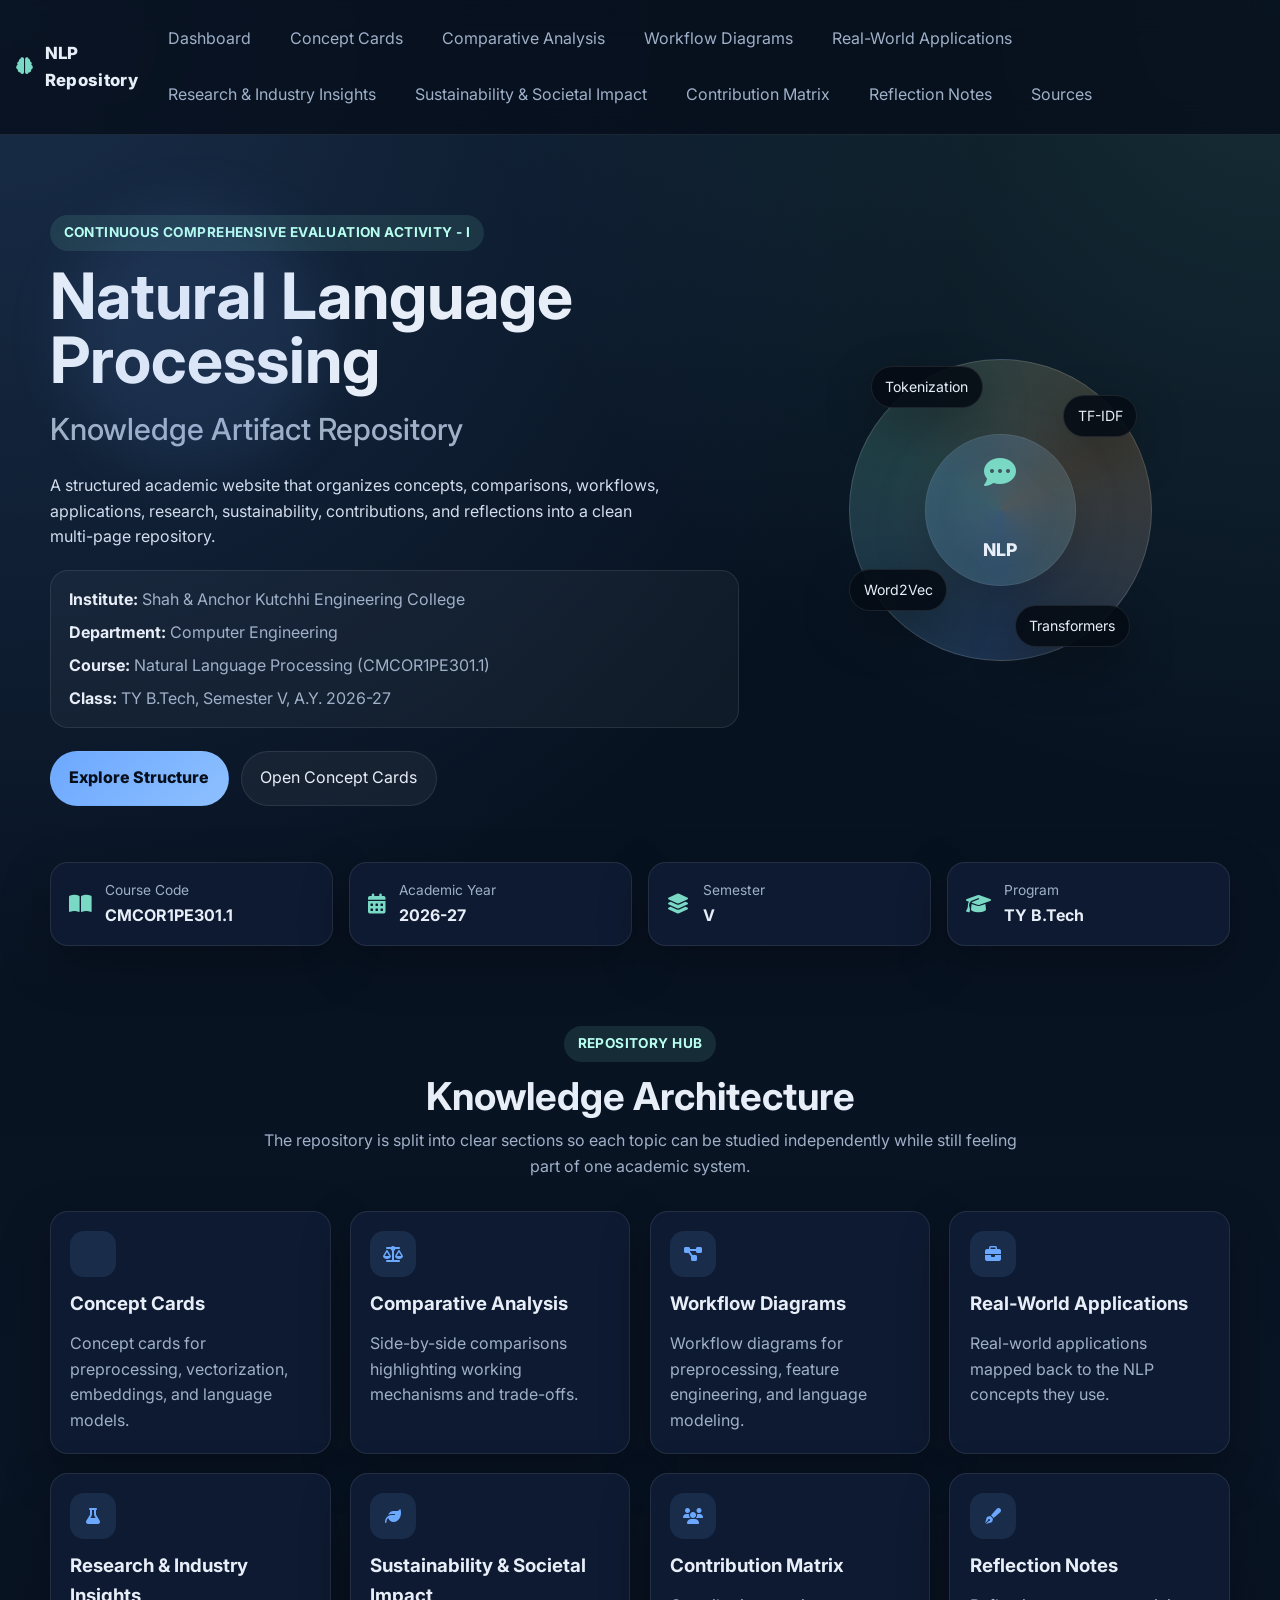
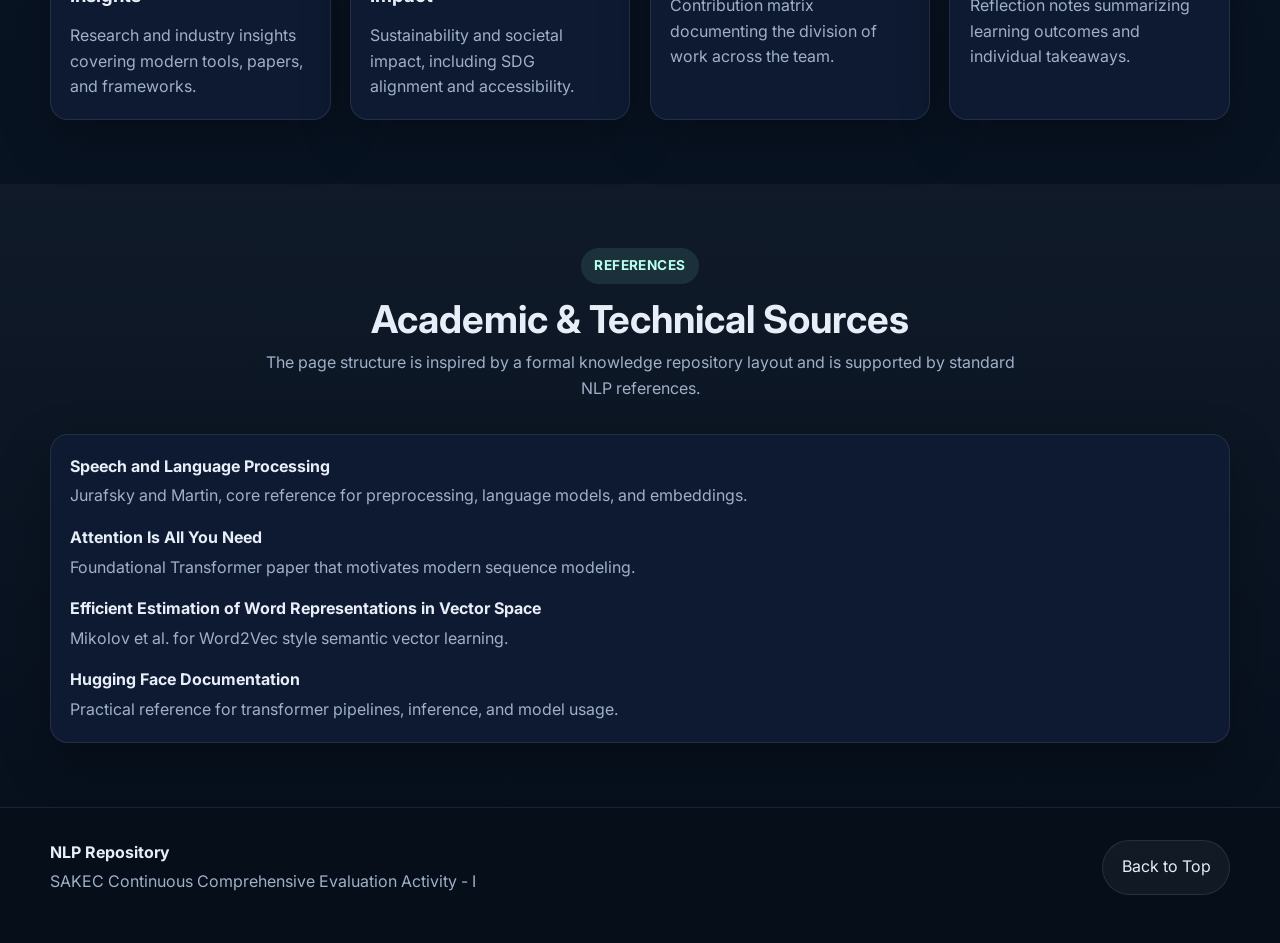
<file: index.html>
<!DOCTYPE html>
<html lang="en">
<head>
    <meta charset="UTF-8">
    <meta name="viewport" content="width=device-width, initial-scale=1.0">
    <meta name="description" content="Natural Language Processing knowledge artifact repository">
    <title>NLP Knowledge Artifact Repository | SAKEC</title>
    <link rel="preconnect" href="https://fonts.googleapis.com">
    <link rel="preconnect" href="https://fonts.gstatic.com" crossorigin>
    <link href="https://fonts.googleapis.com/css2?family=Inter:wght@300;400;500;600;700;800&family=Fira+Code:wght@400;500&display=swap" rel="stylesheet">
    <link rel="stylesheet" href="https://cdnjs.cloudflare.com/ajax/libs/font-awesome/6.5.1/css/all.min.css">
    <link rel="stylesheet" href="css/common.css">
</head>
<body>
    <nav class="navbar">
        <a class="nav-brand" href="index.html"><i class="fa-solid fa-brain"></i><span>NLP Repository</span></a>
        <button class="hamburger" type="button" aria-label="Toggle navigation" onclick="toggleNav()"><span></span><span></span><span></span></button>
        <ul class="nav-links" id="navLinks">
            <li><a href="#dashboard">Dashboard</a></li>
            <li><a href="pages/section_a.html">Concept Cards</a></li>
            <li><a href="pages/section_b.html">Comparative Analysis</a></li>
            <li><a href="pages/section_c.html">Workflow Diagrams</a></li>
            <li><a href="pages/section_d.html">Real-World Applications</a></li>
            <li><a href="pages/section_e.html">Research &amp; Industry Insights</a></li>
            <li><a href="pages/section_f.html">Sustainability &amp; Societal Impact</a></li>
            <li><a href="pages/section_g.html">Contribution Matrix</a></li>
            <li><a href="pages/section_h.html">Reflection Notes</a></li>
            <li><a href="#sources">Sources</a></li>
        </ul>
    </nav>

    <header class="hero">
        <div class="container hero-grid">
            <div class="hero-copy">
                <div class="badge">Continuous Comprehensive Evaluation Activity - I</div>
                <h1>Natural Language Processing</h1>
                <h2>Knowledge Artifact Repository</h2>
                <p class="hero-lead">A structured academic website that organizes concepts, comparisons, workflows, applications, research, sustainability, contributions, and reflections into a clean multi-page repository.</p>
                <div class="hero-meta">
                    <div><strong>Institute:</strong> Shah & Anchor Kutchhi Engineering College</div>
                    <div><strong>Department:</strong> Computer Engineering</div>
                    <div><strong>Course:</strong> Natural Language Processing (CMCOR1PE301.1)</div>
                    <div><strong>Class:</strong> TY B.Tech, Semester V, A.Y. 2026-27</div>
                </div>
                <div class="hero-actions">
                    <a class="btn-primary" href="#dashboard">Explore Structure</a>
                    <a class="btn-secondary" href="pages/section_a.html">Open Concept Cards</a>
                </div>
            </div>
            <div class="hero-visual">
                <div class="orbital-card">
                    <div class="orbital-ring"></div>
                    <div class="orbital-core"><i class="fa-solid fa-comment-dots"></i><span>NLP</span></div>
                    <span class="orbital-item item-1">Tokenization</span>
                    <span class="orbital-item item-2">TF-IDF</span>
                    <span class="orbital-item item-3">Word2Vec</span>
                    <span class="orbital-item item-4">Transformers</span>
                </div>
            </div>
        </div>
    </header>

    <section class="course-strip">
        <div class="container course-grid">
            <article class="stat-card"><i class="fa-solid fa-book-open"></i><div><span>Course Code</span><strong>CMCOR1PE301.1</strong></div></article>
            <article class="stat-card"><i class="fa-solid fa-calendar-days"></i><div><span>Academic Year</span><strong>2026-27</strong></div></article>
            <article class="stat-card"><i class="fa-solid fa-layer-group"></i><div><span>Semester</span><strong>V</strong></div></article>
            <article class="stat-card"><i class="fa-solid fa-graduation-cap"></i><div><span>Program</span><strong>TY B.Tech</strong></div></article>
        </div>
    </section>

    <section id="dashboard" class="section">
        <div class="container">
            <div class="section-header">
                <div class="section-label">Repository Hub</div>
                <h2 class="section-title">Knowledge Architecture</h2>
                <p class="section-desc">The repository is split into clear sections so each topic can be studied independently while still feeling part of one academic system.</p>
            </div>
            <div class="dashboard-grid">
                <a class="dashboard-card" href="pages/section_a.html"><span class="dashboard-icon"><i class="fa-solid fa-cards-blank"></i></span><h3>Concept Cards</h3><p>Concept cards for preprocessing, vectorization, embeddings, and language models.</p></a>
                <a class="dashboard-card" href="pages/section_b.html"><span class="dashboard-icon"><i class="fa-solid fa-scale-balanced"></i></span><h3>Comparative Analysis</h3><p>Side-by-side comparisons highlighting working mechanisms and trade-offs.</p></a>
                <a class="dashboard-card" href="pages/section_c.html"><span class="dashboard-icon"><i class="fa-solid fa-diagram-project"></i></span><h3>Workflow Diagrams</h3><p>Workflow diagrams for preprocessing, feature engineering, and language modeling.</p></a>
                <a class="dashboard-card" href="pages/section_d.html"><span class="dashboard-icon"><i class="fa-solid fa-briefcase"></i></span><h3>Real-World Applications</h3><p>Real-world applications mapped back to the NLP concepts they use.</p></a>
                <a class="dashboard-card" href="pages/section_e.html"><span class="dashboard-icon"><i class="fa-solid fa-flask"></i></span><h3>Research &amp; Industry Insights</h3><p>Research and industry insights covering modern tools, papers, and frameworks.</p></a>
                <a class="dashboard-card" href="pages/section_f.html"><span class="dashboard-icon"><i class="fa-solid fa-leaf"></i></span><h3>Sustainability &amp; Societal Impact</h3><p>Sustainability and societal impact, including SDG alignment and accessibility.</p></a>
                <a class="dashboard-card" href="pages/section_g.html"><span class="dashboard-icon"><i class="fa-solid fa-users"></i></span><h3>Contribution Matrix</h3><p>Contribution matrix documenting the division of work across the team.</p></a>
                <a class="dashboard-card" href="pages/section_h.html"><span class="dashboard-icon"><i class="fa-solid fa-pen-fancy"></i></span><h3>Reflection Notes</h3><p>Reflection notes summarizing learning outcomes and individual takeaways.</p></a>
            </div>
        </div>
    </section>

    <section id="sources" class="section section-alt">
        <div class="container">
            <div class="section-header">
                <div class="section-label">References</div>
                <h2 class="section-title">Academic & Technical Sources</h2>
                <p class="section-desc">The page structure is inspired by a formal knowledge repository layout and is supported by standard NLP references.</p>
            </div>
            <div class="source-list card">
                <div class="source-item"><strong>Speech and Language Processing</strong><span>Jurafsky and Martin, core reference for preprocessing, language models, and embeddings.</span></div>
                <div class="source-item"><strong>Attention Is All You Need</strong><span>Foundational Transformer paper that motivates modern sequence modeling.</span></div>
                <div class="source-item"><strong>Efficient Estimation of Word Representations in Vector Space</strong><span>Mikolov et al. for Word2Vec style semantic vector learning.</span></div>
                <div class="source-item"><strong>Hugging Face Documentation</strong><span>Practical reference for transformer pipelines, inference, and model usage.</span></div>
            </div>
        </div>
    </section>

    <footer class="footer">
        <div class="container footer-inner">
            <div><strong>NLP Repository</strong><p>SAKEC Continuous Comprehensive Evaluation Activity - I</p></div>
            <a class="btn-secondary" href="#dashboard">Back to Top</a>
        </div>
    </footer>

    <button id="scrollTop" class="scroll-top" type="button" aria-label="Scroll to top" onclick="window.scrollTo({ top: 0, behavior: 'smooth' })"><i class="fa-solid fa-arrow-up"></i></button>
    <script src="js/script.js" defer></script>
</body>
</html>
</file>
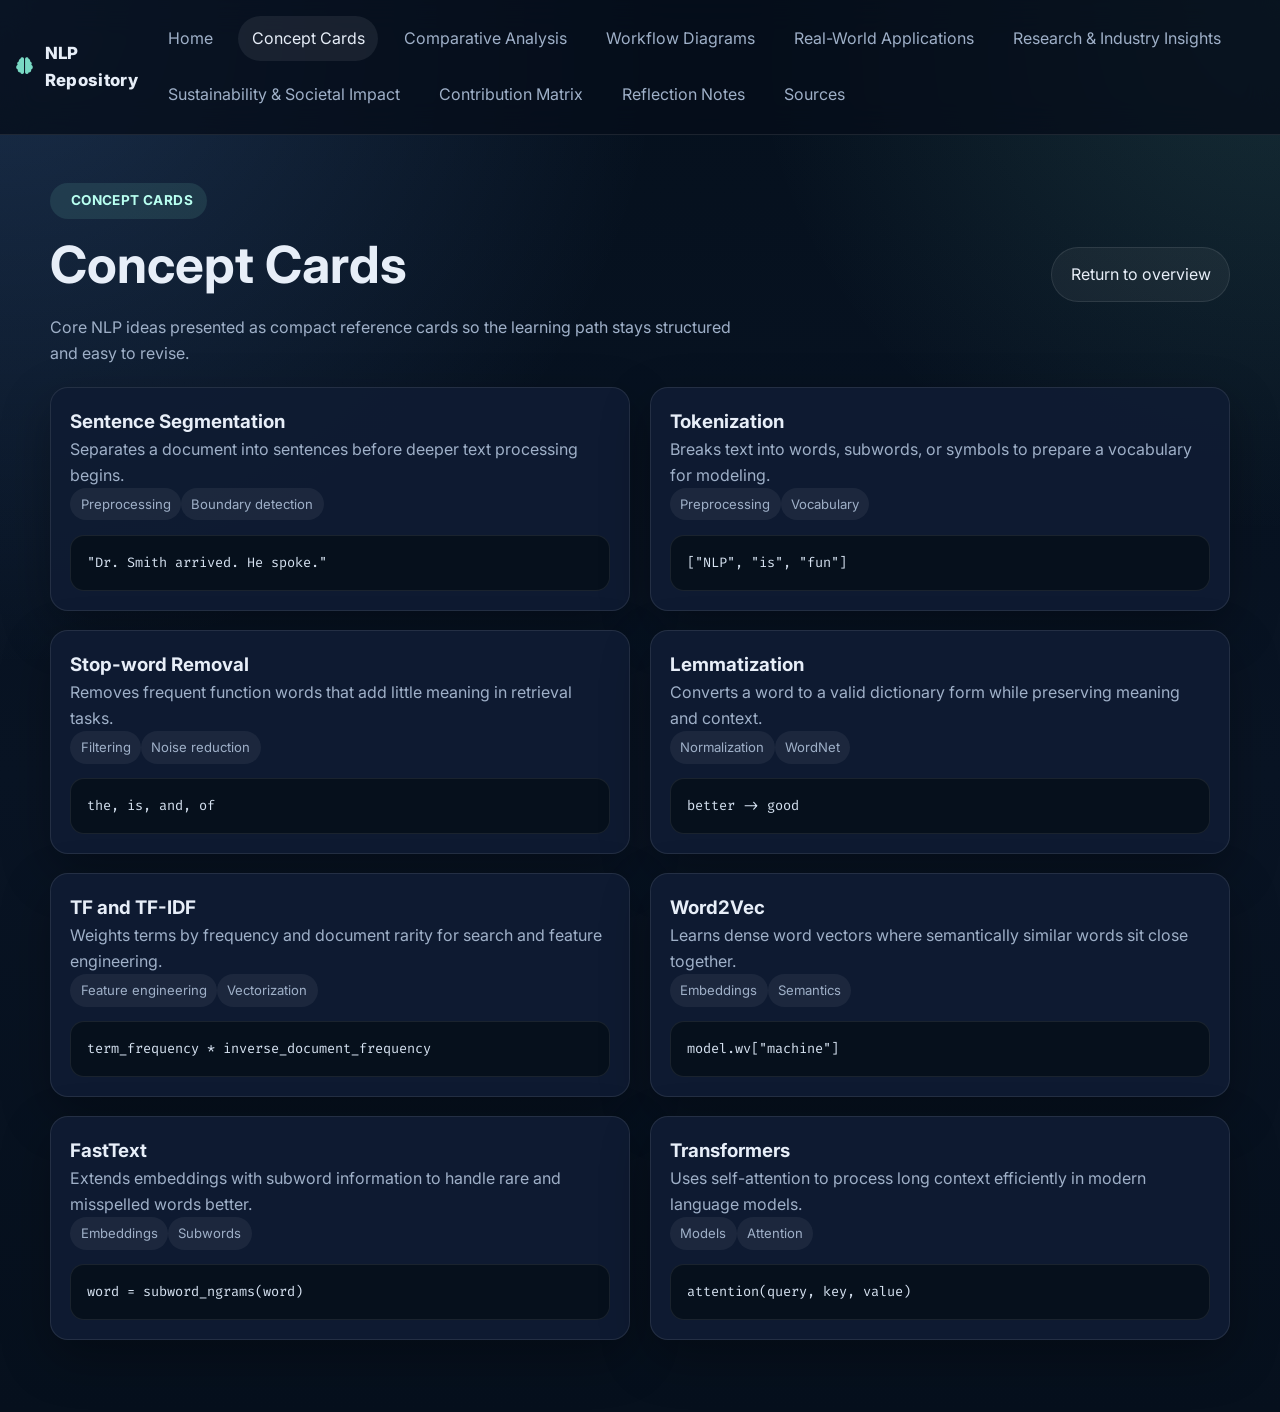
<file: pages/section_a.html>
<!DOCTYPE html>
<html lang="en">
<head>
    <meta charset="UTF-8">
    <meta name="viewport" content="width=device-width, initial-scale=1.0">
    <title>Concept Cards | NLP Repository</title>
    <link rel="preconnect" href="https://fonts.googleapis.com">
    <link rel="preconnect" href="https://fonts.gstatic.com" crossorigin>
    <link href="https://fonts.googleapis.com/css2?family=Inter:wght@300;400;500;600;700;800&family=Fira+Code:wght@400;500&display=swap" rel="stylesheet">
    <link rel="stylesheet" href="https://cdnjs.cloudflare.com/ajax/libs/font-awesome/6.5.1/css/all.min.css">
    <link rel="stylesheet" href="../css/common.css">
</head>
<body>
    <nav class="navbar">
        <a class="nav-brand" href="../index.html"><i class="fa-solid fa-brain"></i><span>NLP Repository</span></a>
        <button class="hamburger" type="button" aria-label="Toggle navigation" onclick="toggleNav()"><span></span><span></span><span></span></button>
        <ul class="nav-links" id="navLinks">
            <li><a href="../index.html">Home</a></li>
            <li><a class="active" href="section_a.html">Concept Cards</a></li>
            <li><a href="section_b.html">Comparative Analysis</a></li>
            <li><a href="section_c.html">Workflow Diagrams</a></li>
            <li><a href="section_d.html">Real-World Applications</a></li>
            <li><a href="section_e.html">Research &amp; Industry Insights</a></li>
            <li><a href="section_f.html">Sustainability &amp; Societal Impact</a></li>
            <li><a href="section_g.html">Contribution Matrix</a></li>
            <li><a href="section_h.html">Reflection Notes</a></li>
            <li><a href="../index.html#sources">Sources</a></li>
        </ul>
    </nav>
    <main class="page-shell">
        <section class="page-hero">
            <div class="container">
                <div class="page-top">
                    <div>
                        <div class="section-label"><i class="fa-solid fa-cards-blank"></i> Concept Cards</div>
                        <h1>Concept Cards</h1>
                        <p>Core NLP ideas presented as compact reference cards so the learning path stays structured and easy to revise.</p>
                    </div>
                    <a class="back-link" href="../index.html">Return to overview</a>
                </div>
                <div class="section-grid concept-grid">
                    <article class="card">
                        <h3>Sentence Segmentation</h3>
                        <p>Separates a document into sentences before deeper text processing begins.</p>
                        <div class="meta"><span class="pill">Preprocessing</span><span class="pill">Boundary detection</span></div>
                        <div class="code-block">"Dr. Smith arrived. He spoke."</div>
                    </article>
                    <article class="card">
                        <h3>Tokenization</h3>
                        <p>Breaks text into words, subwords, or symbols to prepare a vocabulary for modeling.</p>
                        <div class="meta"><span class="pill">Preprocessing</span><span class="pill">Vocabulary</span></div>
                        <div class="code-block">["NLP", "is", "fun"]</div>
                    </article>
                    <article class="card">
                        <h3>Stop-word Removal</h3>
                        <p>Removes frequent function words that add little meaning in retrieval tasks.</p>
                        <div class="meta"><span class="pill">Filtering</span><span class="pill">Noise reduction</span></div>
                        <div class="code-block">the, is, and, of</div>
                    </article>
                    <article class="card">
                        <h3>Lemmatization</h3>
                        <p>Converts a word to a valid dictionary form while preserving meaning and context.</p>
                        <div class="meta"><span class="pill">Normalization</span><span class="pill">WordNet</span></div>
                        <div class="code-block">better -&gt; good</div>
                    </article>
                    <article class="card">
                        <h3>TF and TF-IDF</h3>
                        <p>Weights terms by frequency and document rarity for search and feature engineering.</p>
                        <div class="meta"><span class="pill">Feature engineering</span><span class="pill">Vectorization</span></div>
                        <div class="code-block">term_frequency * inverse_document_frequency</div>
                    </article>
                    <article class="card">
                        <h3>Word2Vec</h3>
                        <p>Learns dense word vectors where semantically similar words sit close together.</p>
                        <div class="meta"><span class="pill">Embeddings</span><span class="pill">Semantics</span></div>
                        <div class="code-block">model.wv["machine"]</div>
                    </article>
                    <article class="card">
                        <h3>FastText</h3>
                        <p>Extends embeddings with subword information to handle rare and misspelled words better.</p>
                        <div class="meta"><span class="pill">Embeddings</span><span class="pill">Subwords</span></div>
                        <div class="code-block">word = subword_ngrams(word)</div>
                    </article>
                    <article class="card">
                        <h3>Transformers</h3>
                        <p>Uses self-attention to process long context efficiently in modern language models.</p>
                        <div class="meta"><span class="pill">Models</span><span class="pill">Attention</span></div>
                        <div class="code-block">attention(query, key, value)</div>
                    </article>
                </div>
            </div>
        </section>
    </main>
    <button id="scrollTop" class="scroll-top" type="button" aria-label="Scroll to top" onclick="window.scrollTo({ top: 0, behavior: 'smooth' })"><i class="fa-solid fa-arrow-up"></i></button>
    <script src="../js/script.js" defer></script>
</body>
</html>
</file>
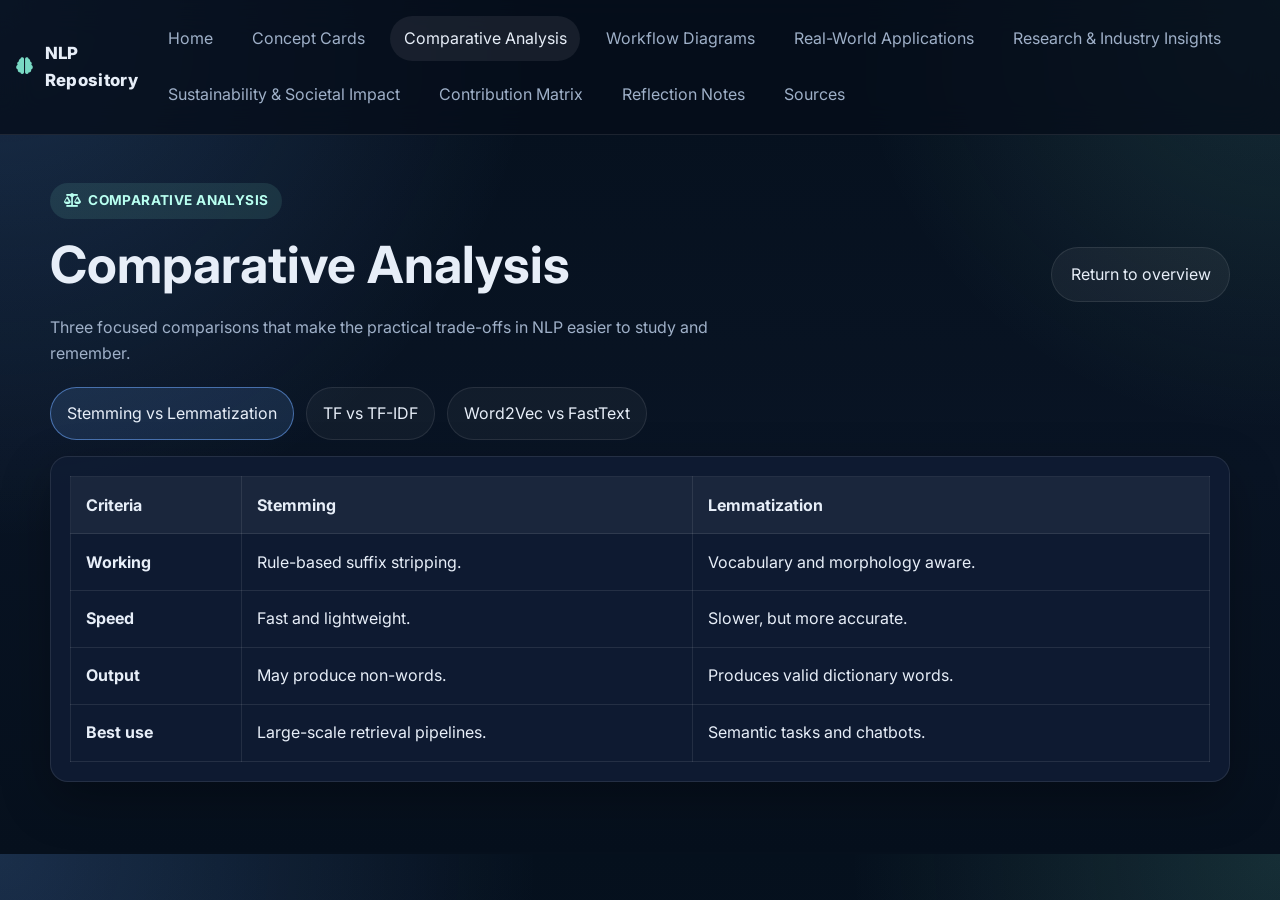
<file: pages/section_b.html>
<!DOCTYPE html>
<html lang="en">
<head>
    <meta charset="UTF-8">
    <meta name="viewport" content="width=device-width, initial-scale=1.0">
    <title>Comparative Analysis | NLP Repository</title>
    <link rel="preconnect" href="https://fonts.googleapis.com">
    <link rel="preconnect" href="https://fonts.gstatic.com" crossorigin>
    <link href="https://fonts.googleapis.com/css2?family=Inter:wght@300;400;500;600;700;800&family=Fira+Code:wght@400;500&display=swap" rel="stylesheet">
    <link rel="stylesheet" href="https://cdnjs.cloudflare.com/ajax/libs/font-awesome/6.5.1/css/all.min.css">
    <link rel="stylesheet" href="../css/common.css">
</head>
<body>
    <nav class="navbar">
        <a class="nav-brand" href="../index.html"><i class="fa-solid fa-brain"></i><span>NLP Repository</span></a>
        <button class="hamburger" type="button" aria-label="Toggle navigation" onclick="toggleNav()"><span></span><span></span><span></span></button>
        <ul class="nav-links" id="navLinks">
            <li><a href="../index.html">Home</a></li>
            <li><a href="section_a.html">Concept Cards</a></li>
            <li><a class="active" href="section_b.html">Comparative Analysis</a></li>
            <li><a href="section_c.html">Workflow Diagrams</a></li>
            <li><a href="section_d.html">Real-World Applications</a></li>
            <li><a href="section_e.html">Research &amp; Industry Insights</a></li>
            <li><a href="section_f.html">Sustainability &amp; Societal Impact</a></li>
            <li><a href="section_g.html">Contribution Matrix</a></li>
            <li><a href="section_h.html">Reflection Notes</a></li>
            <li><a href="../index.html#sources">Sources</a></li>
        </ul>
    </nav>
    <main class="page-shell">
        <section class="page-hero">
            <div class="container">
                <div class="page-top">
                    <div>
                        <div class="section-label"><i class="fa-solid fa-scale-balanced"></i> Comparative Analysis</div>
                        <h1>Comparative Analysis</h1>
                        <p>Three focused comparisons that make the practical trade-offs in NLP easier to study and remember.</p>
                    </div>
                    <a class="back-link" href="../index.html">Return to overview</a>
                </div>
                <div class="tab-nav">
                    <button class="tab-btn active" onclick="showTab('tab1', this)">Stemming vs Lemmatization</button>
                    <button class="tab-btn" onclick="showTab('tab2', this)">TF vs TF-IDF</button>
                    <button class="tab-btn" onclick="showTab('tab3', this)">Word2Vec vs FastText</button>
                </div>
                <div id="tab1" class="tab-panel active card">
                    <div class="comparison-wrap">
                        <table class="comparison-table">
                            <thead><tr><th>Criteria</th><th>Stemming</th><th>Lemmatization</th></tr></thead>
                            <tbody>
                                <tr><td><strong>Working</strong></td><td>Rule-based suffix stripping.</td><td>Vocabulary and morphology aware.</td></tr>
                                <tr><td><strong>Speed</strong></td><td>Fast and lightweight.</td><td>Slower, but more accurate.</td></tr>
                                <tr><td><strong>Output</strong></td><td>May produce non-words.</td><td>Produces valid dictionary words.</td></tr>
                                <tr><td><strong>Best use</strong></td><td>Large-scale retrieval pipelines.</td><td>Semantic tasks and chatbots.</td></tr>
                            </tbody>
                        </table>
                    </div>
                </div>
                <div id="tab2" class="tab-panel card">
                    <div class="comparison-wrap">
                        <table class="comparison-table">
                            <thead><tr><th>Criteria</th><th>TF</th><th>TF-IDF</th></tr></thead>
                            <tbody>
                                <tr><td><strong>Working</strong></td><td>Counts how often a term appears.</td><td>Balances frequency with rarity across documents.</td></tr>
                                <tr><td><strong>Strength</strong></td><td>Simple and direct.</td><td>Better highlights informative words.</td></tr>
                                <tr><td><strong>Weakness</strong></td><td>Common words can dominate.</td><td>Ignores deep semantics.</td></tr>
                                <tr><td><strong>Use case</strong></td><td>Frequency baselines.</td><td>Search engines and classic ML features.</td></tr>
                            </tbody>
                        </table>
                    </div>
                </div>
                <div id="tab3" class="tab-panel card">
                    <div class="comparison-wrap">
                        <table class="comparison-table">
                            <thead><tr><th>Criteria</th><th>Word2Vec</th><th>FastText</th></tr></thead>
                            <tbody>
                                <tr><td><strong>Representation</strong></td><td>One vector per word.</td><td>Combines word vectors with subword n-grams.</td></tr>
                                <tr><td><strong>Rare words</strong></td><td>Harder to learn well.</td><td>Handles unseen forms more gracefully.</td></tr>
                                <tr><td><strong>Semantic power</strong></td><td>Strong semantic structure.</td><td>Strong plus morphological robustness.</td></tr>
                                <tr><td><strong>Use case</strong></td><td>General embeddings.</td><td>Low-resource and noisy language data.</td></tr>
                            </tbody>
                        </table>
                    </div>
                </div>
            </div>
        </section>
    </main>
    <button id="scrollTop" class="scroll-top" type="button" aria-label="Scroll to top" onclick="window.scrollTo({ top: 0, behavior: 'smooth' })"><i class="fa-solid fa-arrow-up"></i></button>
    <script src="../js/script.js" defer></script>
</body>
</html>
</file>
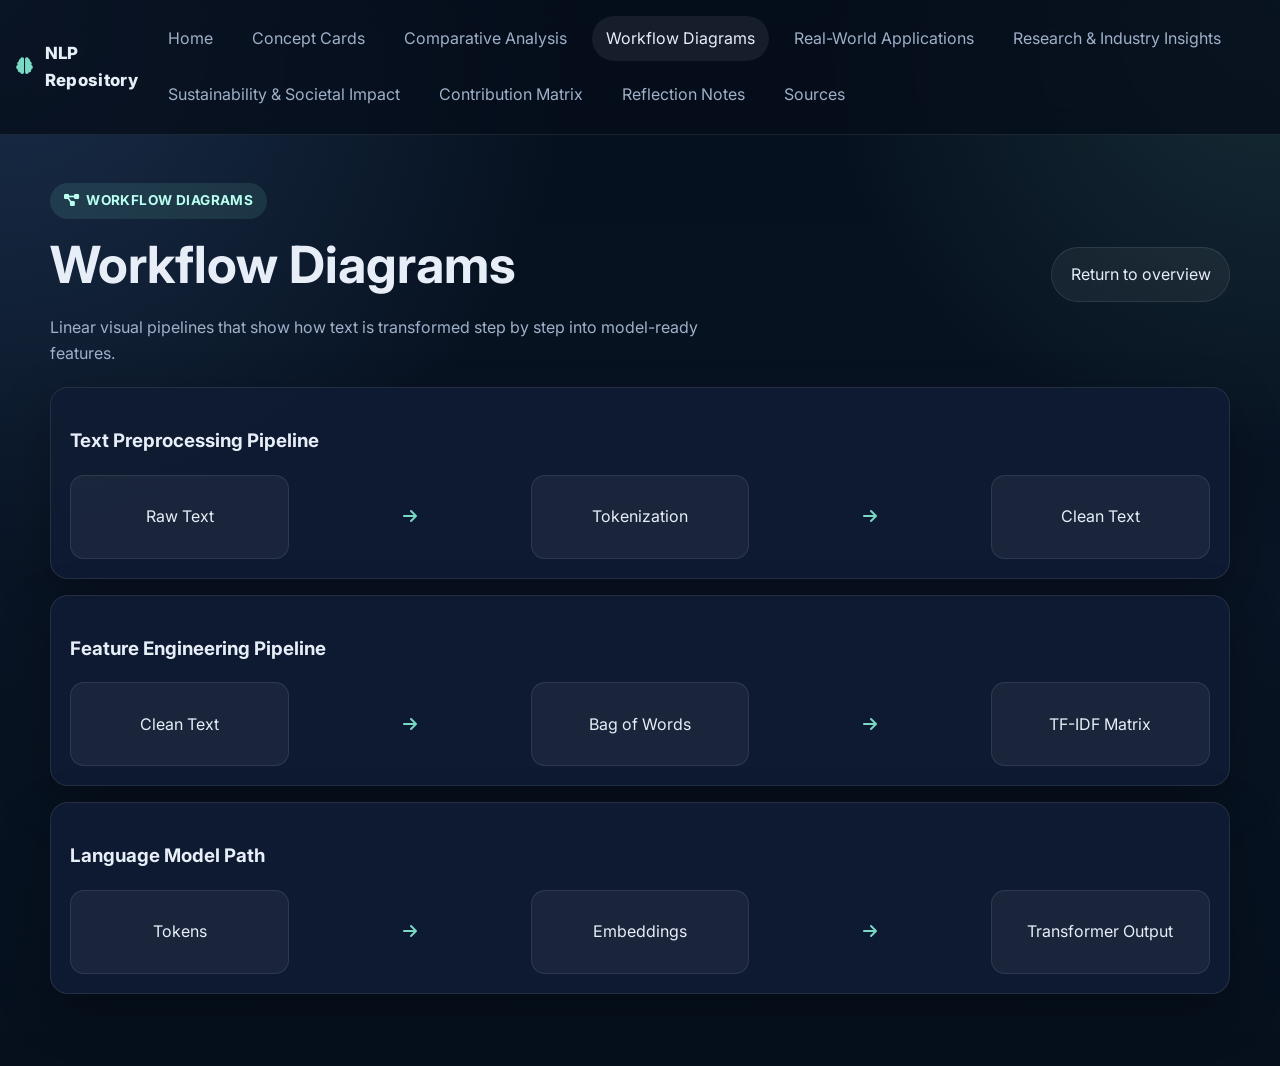
<file: pages/section_c.html>
<!DOCTYPE html>
<html lang="en">
<head>
    <meta charset="UTF-8">
    <meta name="viewport" content="width=device-width, initial-scale=1.0">
    <title>Workflow Diagrams | NLP Repository</title>
    <link rel="preconnect" href="https://fonts.googleapis.com">
    <link rel="preconnect" href="https://fonts.gstatic.com" crossorigin>
    <link href="https://fonts.googleapis.com/css2?family=Inter:wght@300;400;500;600;700;800&family=Fira+Code:wght@400;500&display=swap" rel="stylesheet">
    <link rel="stylesheet" href="https://cdnjs.cloudflare.com/ajax/libs/font-awesome/6.5.1/css/all.min.css">
    <link rel="stylesheet" href="../css/common.css">
</head>
<body>
    <nav class="navbar">
        <a class="nav-brand" href="../index.html"><i class="fa-solid fa-brain"></i><span>NLP Repository</span></a>
        <button class="hamburger" type="button" aria-label="Toggle navigation" onclick="toggleNav()"><span></span><span></span><span></span></button>
        <ul class="nav-links" id="navLinks">
            <li><a href="../index.html">Home</a></li>
            <li><a href="section_a.html">Concept Cards</a></li>
            <li><a href="section_b.html">Comparative Analysis</a></li>
            <li><a class="active" href="section_c.html">Workflow Diagrams</a></li>
            <li><a href="section_d.html">Real-World Applications</a></li>
            <li><a href="section_e.html">Research &amp; Industry Insights</a></li>
            <li><a href="section_f.html">Sustainability &amp; Societal Impact</a></li>
            <li><a href="section_g.html">Contribution Matrix</a></li>
            <li><a href="section_h.html">Reflection Notes</a></li>
            <li><a href="../index.html#sources">Sources</a></li>
        </ul>
    </nav>
    <main class="page-shell">
        <section class="page-hero">
            <div class="container">
                <div class="page-top">
                    <div>
                        <div class="section-label"><i class="fa-solid fa-diagram-project"></i> Workflow Diagrams</div>
                        <h1>Workflow Diagrams</h1>
                        <p>Linear visual pipelines that show how text is transformed step by step into model-ready features.</p>
                    </div>
                    <a class="back-link" href="../index.html">Return to overview</a>
                </div>
                <div class="workflow-grid">
                    <div class="workflow-panel">
                        <h3>Text Preprocessing Pipeline</h3>
                        <div class="workflow-steps">
                            <div class="workflow-step">Raw Text</div>
                            <div class="workflow-arrow"><i class="fa-solid fa-arrow-right"></i></div>
                            <div class="workflow-step">Tokenization</div>
                            <div class="workflow-arrow"><i class="fa-solid fa-arrow-right"></i></div>
                            <div class="workflow-step">Clean Text</div>
                        </div>
                    </div>
                    <div class="workflow-panel">
                        <h3>Feature Engineering Pipeline</h3>
                        <div class="workflow-steps">
                            <div class="workflow-step">Clean Text</div>
                            <div class="workflow-arrow"><i class="fa-solid fa-arrow-right"></i></div>
                            <div class="workflow-step">Bag of Words</div>
                            <div class="workflow-arrow"><i class="fa-solid fa-arrow-right"></i></div>
                            <div class="workflow-step">TF-IDF Matrix</div>
                        </div>
                    </div>
                    <div class="workflow-panel">
                        <h3>Language Model Path</h3>
                        <div class="workflow-steps">
                            <div class="workflow-step">Tokens</div>
                            <div class="workflow-arrow"><i class="fa-solid fa-arrow-right"></i></div>
                            <div class="workflow-step">Embeddings</div>
                            <div class="workflow-arrow"><i class="fa-solid fa-arrow-right"></i></div>
                            <div class="workflow-step">Transformer Output</div>
                        </div>
                    </div>
                </div>
            </div>
        </section>
    </main>
    <button id="scrollTop" class="scroll-top" type="button" aria-label="Scroll to top" onclick="window.scrollTo({ top: 0, behavior: 'smooth' })"><i class="fa-solid fa-arrow-up"></i></button>
    <script src="../js/script.js" defer></script>
</body>
</html>
</file>
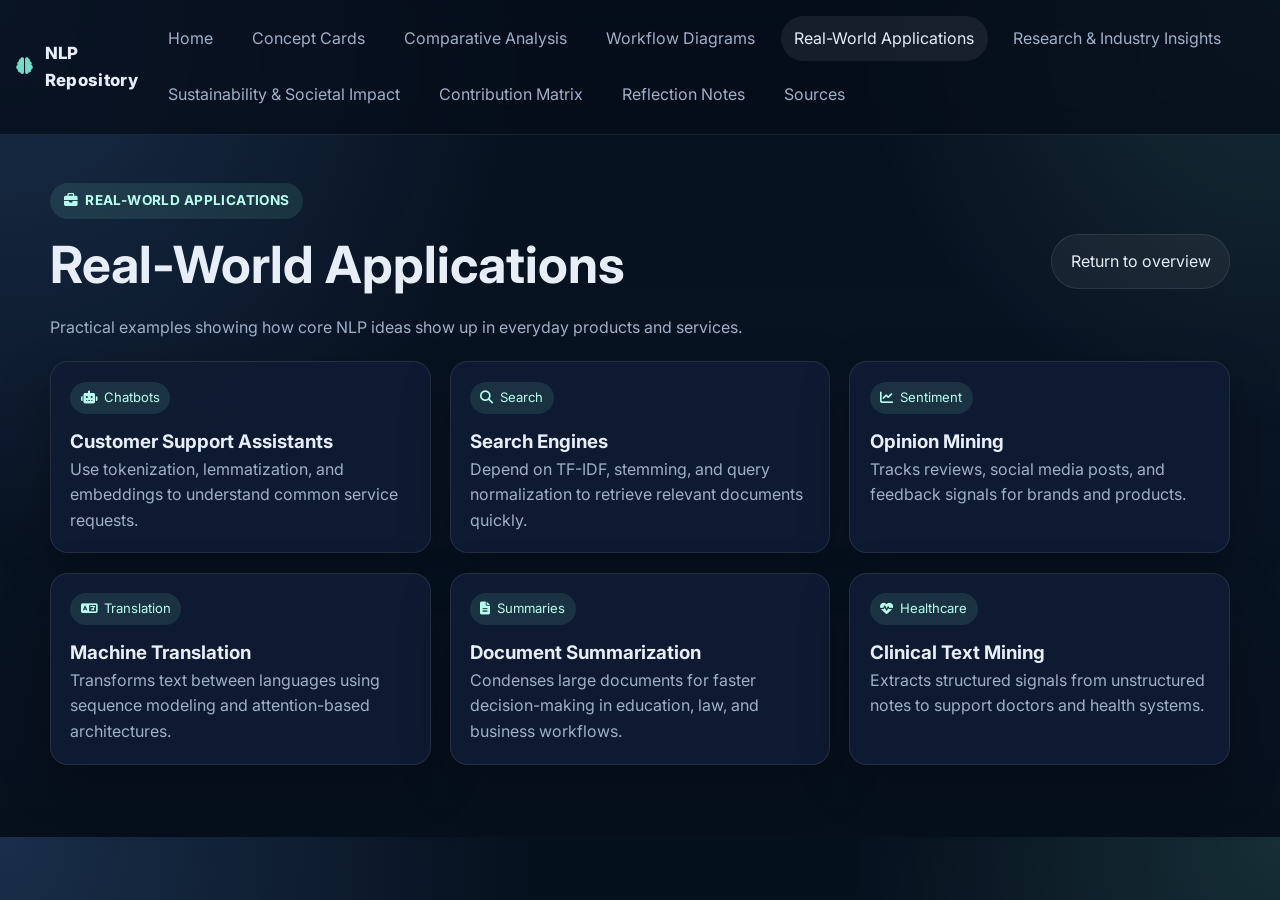
<file: pages/section_d.html>
<!DOCTYPE html>
<html lang="en">
<head>
    <meta charset="UTF-8">
    <meta name="viewport" content="width=device-width, initial-scale=1.0">
    <title>Real-World Applications | NLP Repository</title>
    <link rel="preconnect" href="https://fonts.googleapis.com">
    <link rel="preconnect" href="https://fonts.gstatic.com" crossorigin>
    <link href="https://fonts.googleapis.com/css2?family=Inter:wght@300;400;500;600;700;800&family=Fira+Code:wght@400;500&display=swap" rel="stylesheet">
    <link rel="stylesheet" href="https://cdnjs.cloudflare.com/ajax/libs/font-awesome/6.5.1/css/all.min.css">
    <link rel="stylesheet" href="../css/common.css">
</head>
<body>
    <nav class="navbar">
        <a class="nav-brand" href="../index.html"><i class="fa-solid fa-brain"></i><span>NLP Repository</span></a>
        <button class="hamburger" type="button" aria-label="Toggle navigation" onclick="toggleNav()"><span></span><span></span><span></span></button>
        <ul class="nav-links" id="navLinks">
            <li><a href="../index.html">Home</a></li>
            <li><a href="section_a.html">Concept Cards</a></li>
            <li><a href="section_b.html">Comparative Analysis</a></li>
            <li><a href="section_c.html">Workflow Diagrams</a></li>
            <li><a class="active" href="section_d.html">Real-World Applications</a></li>
            <li><a href="section_e.html">Research &amp; Industry Insights</a></li>
            <li><a href="section_f.html">Sustainability &amp; Societal Impact</a></li>
            <li><a href="section_g.html">Contribution Matrix</a></li>
            <li><a href="section_h.html">Reflection Notes</a></li>
            <li><a href="../index.html#sources">Sources</a></li>
        </ul>
    </nav>
    <main class="page-shell">
        <section class="page-hero">
            <div class="container">
                <div class="page-top">
                    <div>
                        <div class="section-label"><i class="fa-solid fa-briefcase"></i> Real-World Applications</div>
                        <h1>Real-World Applications</h1>
                        <p>Practical examples showing how core NLP ideas show up in everyday products and services.</p>
                    </div>
                    <a class="back-link" href="../index.html">Return to overview</a>
                </div>
                <div class="section-grid app-grid">
                    <article class="card">
                        <div class="app-badge"><i class="fa-solid fa-robot"></i> Chatbots</div>
                        <h3>Customer Support Assistants</h3>
                        <p>Use tokenization, lemmatization, and embeddings to understand common service requests.</p>
                    </article>
                    <article class="card">
                        <div class="app-badge"><i class="fa-solid fa-magnifying-glass"></i> Search</div>
                        <h3>Search Engines</h3>
                        <p>Depend on TF-IDF, stemming, and query normalization to retrieve relevant documents quickly.</p>
                    </article>
                    <article class="card">
                        <div class="app-badge"><i class="fa-solid fa-chart-line"></i> Sentiment</div>
                        <h3>Opinion Mining</h3>
                        <p>Tracks reviews, social media posts, and feedback signals for brands and products.</p>
                    </article>
                    <article class="card">
                        <div class="app-badge"><i class="fa-solid fa-language"></i> Translation</div>
                        <h3>Machine Translation</h3>
                        <p>Transforms text between languages using sequence modeling and attention-based architectures.</p>
                    </article>
                    <article class="card">
                        <div class="app-badge"><i class="fa-solid fa-file-lines"></i> Summaries</div>
                        <h3>Document Summarization</h3>
                        <p>Condenses large documents for faster decision-making in education, law, and business workflows.</p>
                    </article>
                    <article class="card">
                        <div class="app-badge"><i class="fa-solid fa-heart-pulse"></i> Healthcare</div>
                        <h3>Clinical Text Mining</h3>
                        <p>Extracts structured signals from unstructured notes to support doctors and health systems.</p>
                    </article>
                </div>
            </div>
        </section>
    </main>
    <button id="scrollTop" class="scroll-top" type="button" aria-label="Scroll to top" onclick="window.scrollTo({ top: 0, behavior: 'smooth' })"><i class="fa-solid fa-arrow-up"></i></button>
    <script src="../js/script.js" defer></script>
</body>
</html>
</file>
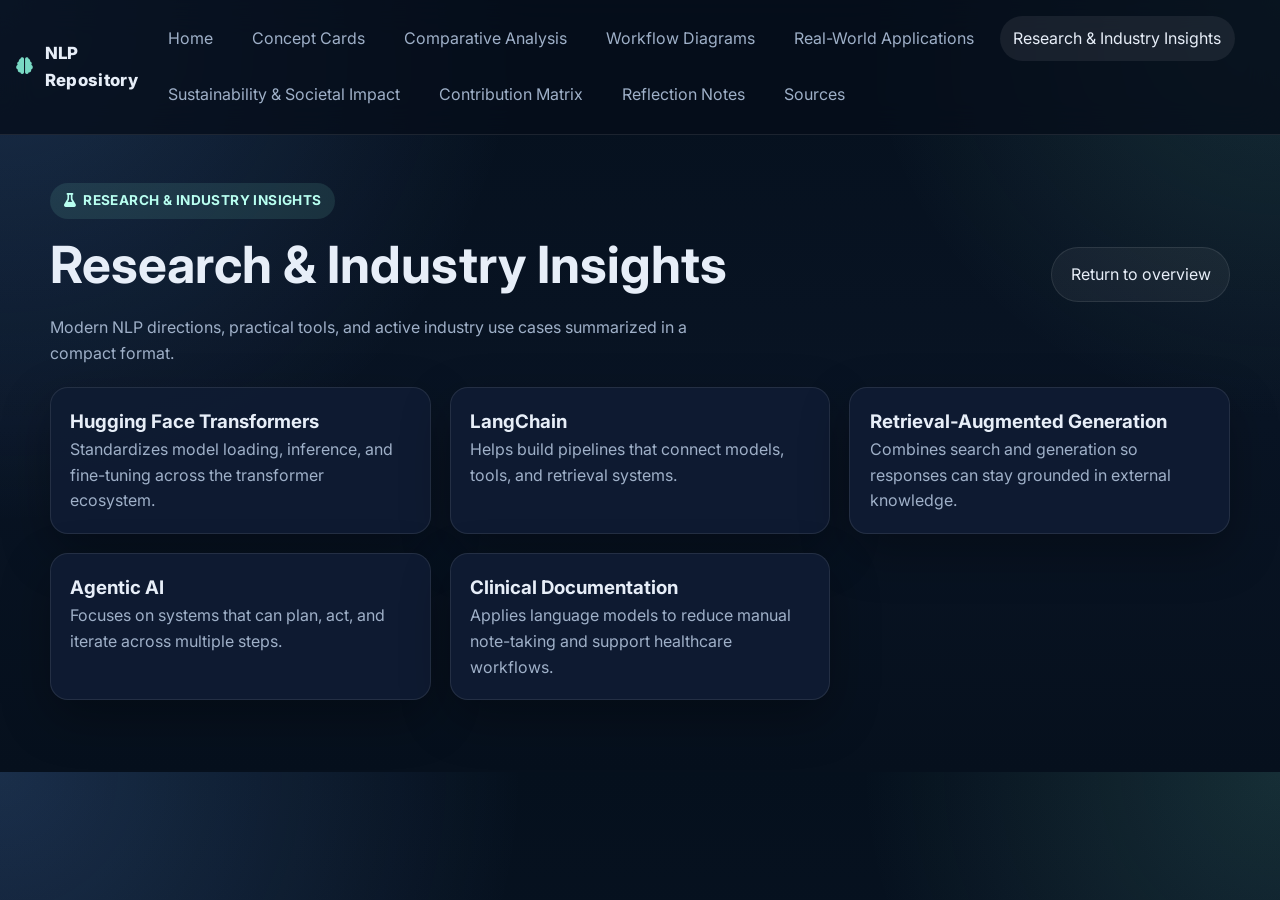
<file: pages/section_e.html>
<!DOCTYPE html>
<html lang="en">
<head>
    <meta charset="UTF-8">
    <meta name="viewport" content="width=device-width, initial-scale=1.0">
    <title>Research & Industry Insights | NLP Repository</title>
    <link rel="preconnect" href="https://fonts.googleapis.com">
    <link rel="preconnect" href="https://fonts.gstatic.com" crossorigin>
    <link href="https://fonts.googleapis.com/css2?family=Inter:wght@300;400;500;600;700;800&family=Fira+Code:wght@400;500&display=swap" rel="stylesheet">
    <link rel="stylesheet" href="https://cdnjs.cloudflare.com/ajax/libs/font-awesome/6.5.1/css/all.min.css">
    <link rel="stylesheet" href="../css/common.css">
</head>
<body>
    <nav class="navbar">
        <a class="nav-brand" href="../index.html"><i class="fa-solid fa-brain"></i><span>NLP Repository</span></a>
        <button class="hamburger" type="button" aria-label="Toggle navigation" onclick="toggleNav()"><span></span><span></span><span></span></button>
        <ul class="nav-links" id="navLinks">
            <li><a href="../index.html">Home</a></li>
            <li><a href="section_a.html">Concept Cards</a></li>
            <li><a href="section_b.html">Comparative Analysis</a></li>
            <li><a href="section_c.html">Workflow Diagrams</a></li>
            <li><a href="section_d.html">Real-World Applications</a></li>
            <li><a class="active" href="section_e.html">Research &amp; Industry Insights</a></li>
            <li><a href="section_f.html">Sustainability &amp; Societal Impact</a></li>
            <li><a href="section_g.html">Contribution Matrix</a></li>
            <li><a href="section_h.html">Reflection Notes</a></li>
            <li><a href="../index.html#sources">Sources</a></li>
        </ul>
    </nav>
    <main class="page-shell">
        <section class="page-hero">
            <div class="container">
                <div class="page-top">
                    <div>
                        <div class="section-label"><i class="fa-solid fa-flask"></i> Research &amp; Industry Insights</div>
                        <h1>Research & Industry Insights</h1>
                        <p>Modern NLP directions, practical tools, and active industry use cases summarized in a compact format.</p>
                    </div>
                    <a class="back-link" href="../index.html">Return to overview</a>
                </div>
                <div class="section-grid app-grid">
                    <article class="card">
                        <h3>Hugging Face Transformers</h3>
                        <p>Standardizes model loading, inference, and fine-tuning across the transformer ecosystem.</p>
                    </article>
                    <article class="card">
                        <h3>LangChain</h3>
                        <p>Helps build pipelines that connect models, tools, and retrieval systems.</p>
                    </article>
                    <article class="card">
                        <h3>Retrieval-Augmented Generation</h3>
                        <p>Combines search and generation so responses can stay grounded in external knowledge.</p>
                    </article>
                    <article class="card">
                        <h3>Agentic AI</h3>
                        <p>Focuses on systems that can plan, act, and iterate across multiple steps.</p>
                    </article>
                    <article class="card">
                        <h3>Clinical Documentation</h3>
                        <p>Applies language models to reduce manual note-taking and support healthcare workflows.</p>
                    </article>
                </div>
            </div>
        </section>
    </main>
    <button id="scrollTop" class="scroll-top" type="button" aria-label="Scroll to top" onclick="window.scrollTo({ top: 0, behavior: 'smooth' })"><i class="fa-solid fa-arrow-up"></i></button>
    <script src="../js/script.js" defer></script>
</body>
</html>
</file>
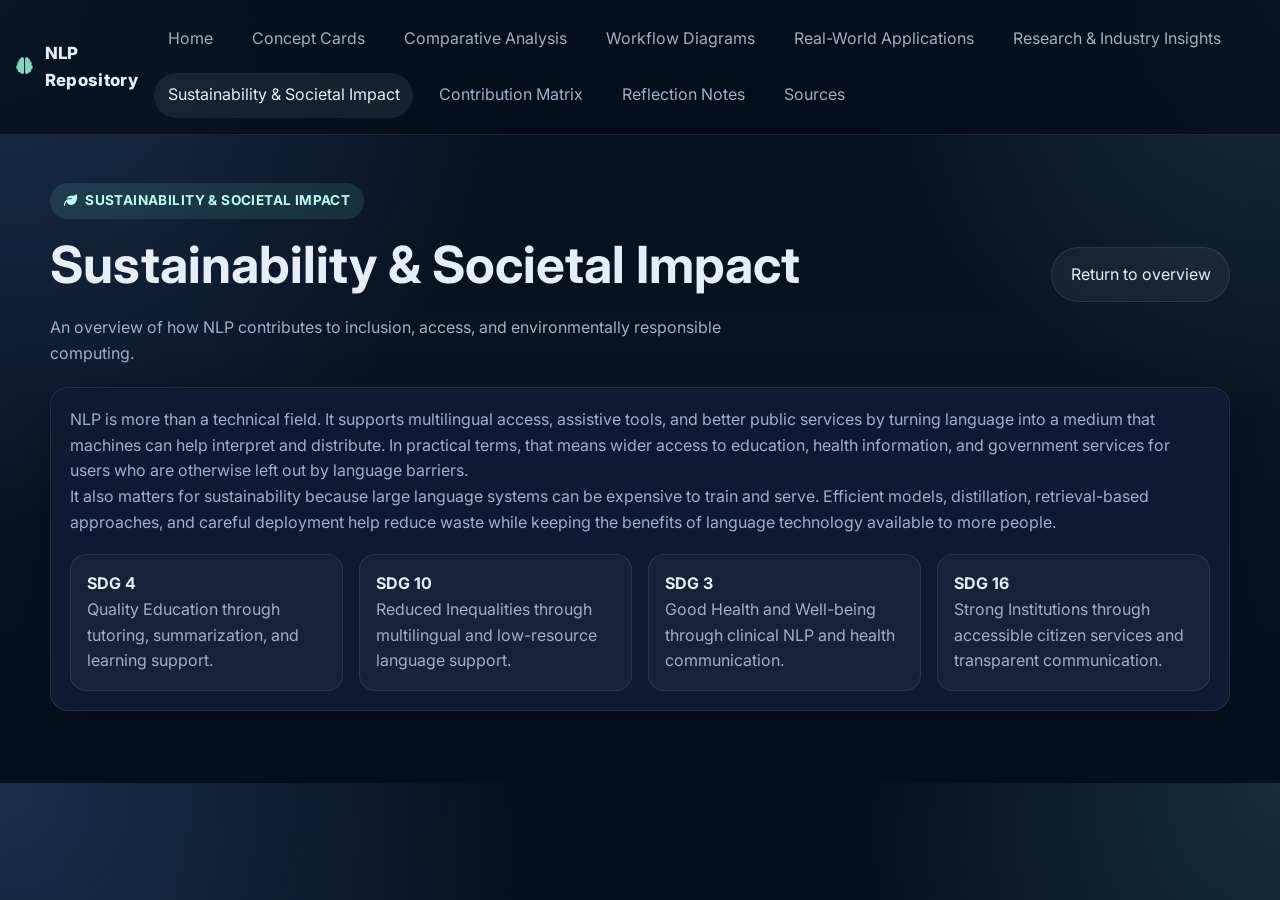
<file: pages/section_f.html>
<!DOCTYPE html>
<html lang="en">
<head>
    <meta charset="UTF-8">
    <meta name="viewport" content="width=device-width, initial-scale=1.0">
    <title>Sustainability & Societal Impact | NLP Repository</title>
    <link rel="preconnect" href="https://fonts.googleapis.com">
    <link rel="preconnect" href="https://fonts.gstatic.com" crossorigin>
    <link href="https://fonts.googleapis.com/css2?family=Inter:wght@300;400;500;600;700;800&family=Fira+Code:wght@400;500&display=swap" rel="stylesheet">
    <link rel="stylesheet" href="https://cdnjs.cloudflare.com/ajax/libs/font-awesome/6.5.1/css/all.min.css">
    <link rel="stylesheet" href="../css/common.css">
</head>
<body>
    <nav class="navbar">
        <a class="nav-brand" href="../index.html"><i class="fa-solid fa-brain"></i><span>NLP Repository</span></a>
        <button class="hamburger" type="button" aria-label="Toggle navigation" onclick="toggleNav()"><span></span><span></span><span></span></button>
        <ul class="nav-links" id="navLinks">
            <li><a href="../index.html">Home</a></li>
            <li><a href="section_a.html">Concept Cards</a></li>
            <li><a href="section_b.html">Comparative Analysis</a></li>
            <li><a href="section_c.html">Workflow Diagrams</a></li>
            <li><a href="section_d.html">Real-World Applications</a></li>
            <li><a href="section_e.html">Research &amp; Industry Insights</a></li>
            <li><a class="active" href="section_f.html">Sustainability &amp; Societal Impact</a></li>
            <li><a href="section_g.html">Contribution Matrix</a></li>
            <li><a href="section_h.html">Reflection Notes</a></li>
            <li><a href="../index.html#sources">Sources</a></li>
        </ul>
    </nav>
    <main class="page-shell">
        <section class="page-hero">
            <div class="container">
                <div class="page-top">
                    <div>
                        <div class="section-label"><i class="fa-solid fa-leaf"></i> Sustainability &amp; Societal Impact</div>
                        <h1>Sustainability & Societal Impact</h1>
                        <p>An overview of how NLP contributes to inclusion, access, and environmentally responsible computing.</p>
                    </div>
                    <a class="back-link" href="../index.html">Return to overview</a>
                </div>
                <div class="card">
                    <p>NLP is more than a technical field. It supports multilingual access, assistive tools, and better public services by turning language into a medium that machines can help interpret and distribute. In practical terms, that means wider access to education, health information, and government services for users who are otherwise left out by language barriers.</p>
                    <p>It also matters for sustainability because large language systems can be expensive to train and serve. Efficient models, distillation, retrieval-based approaches, and careful deployment help reduce waste while keeping the benefits of language technology available to more people.</p>
                    <div class="impact-grid">
                        <div class="impact-card">
                            <strong>SDG 4</strong>
                            <p>Quality Education through tutoring, summarization, and learning support.</p>
                        </div>
                        <div class="impact-card">
                            <strong>SDG 10</strong>
                            <p>Reduced Inequalities through multilingual and low-resource language support.</p>
                        </div>
                        <div class="impact-card">
                            <strong>SDG 3</strong>
                            <p>Good Health and Well-being through clinical NLP and health communication.</p>
                        </div>
                        <div class="impact-card">
                            <strong>SDG 16</strong>
                            <p>Strong Institutions through accessible citizen services and transparent communication.</p>
                        </div>
                    </div>
                </div>
            </div>
        </section>
    </main>
    <button id="scrollTop" class="scroll-top" type="button" aria-label="Scroll to top" onclick="window.scrollTo({ top: 0, behavior: 'smooth' })"><i class="fa-solid fa-arrow-up"></i></button>
    <script src="../js/script.js" defer></script>
</body>
</html>
</file>
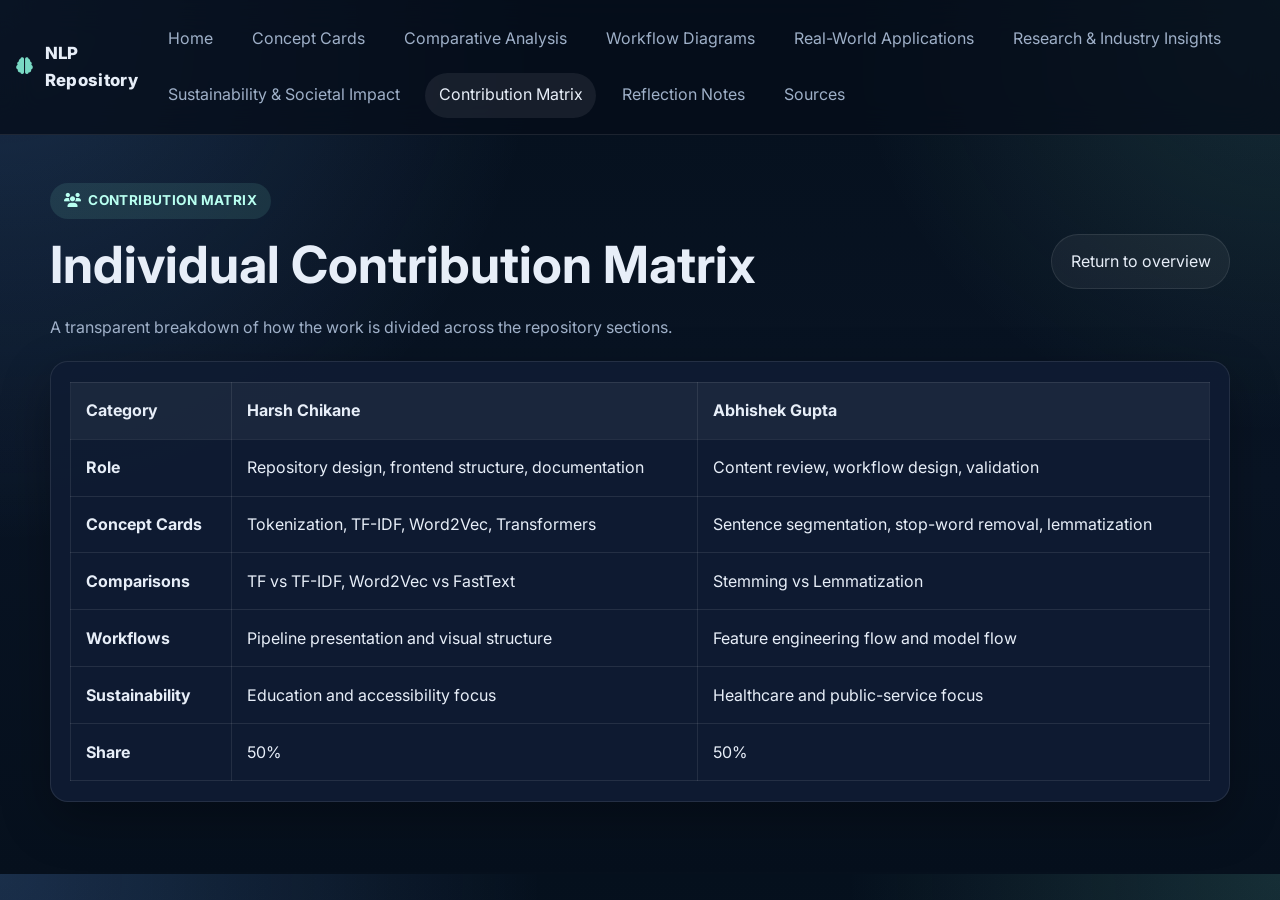
<file: pages/section_g.html>
<!DOCTYPE html>
<html lang="en">
<head>
    <meta charset="UTF-8">
    <meta name="viewport" content="width=device-width, initial-scale=1.0">
    <title>Contribution Matrix | NLP Repository</title>
    <link rel="preconnect" href="https://fonts.googleapis.com">
    <link rel="preconnect" href="https://fonts.gstatic.com" crossorigin>
    <link href="https://fonts.googleapis.com/css2?family=Inter:wght@300;400;500;600;700;800&family=Fira+Code:wght@400;500&display=swap" rel="stylesheet">
    <link rel="stylesheet" href="https://cdnjs.cloudflare.com/ajax/libs/font-awesome/6.5.1/css/all.min.css">
    <link rel="stylesheet" href="../css/common.css">
</head>
<body>
    <nav class="navbar">
        <a class="nav-brand" href="../index.html"><i class="fa-solid fa-brain"></i><span>NLP Repository</span></a>
        <button class="hamburger" type="button" aria-label="Toggle navigation" onclick="toggleNav()"><span></span><span></span><span></span></button>
        <ul class="nav-links" id="navLinks">
            <li><a href="../index.html">Home</a></li>
            <li><a href="section_a.html">Concept Cards</a></li>
            <li><a href="section_b.html">Comparative Analysis</a></li>
            <li><a href="section_c.html">Workflow Diagrams</a></li>
            <li><a href="section_d.html">Real-World Applications</a></li>
            <li><a href="section_e.html">Research &amp; Industry Insights</a></li>
            <li><a href="section_f.html">Sustainability &amp; Societal Impact</a></li>
            <li><a class="active" href="section_g.html">Contribution Matrix</a></li>
            <li><a href="section_h.html">Reflection Notes</a></li>
            <li><a href="../index.html#sources">Sources</a></li>
        </ul>
    </nav>
    <main class="page-shell">
        <section class="page-hero">
            <div class="container">
                <div class="page-top">
                    <div>
                        <div class="section-label"><i class="fa-solid fa-users"></i> Contribution Matrix</div>
                        <h1>Individual Contribution Matrix</h1>
                        <p>A transparent breakdown of how the work is divided across the repository sections.</p>
                    </div>
                    <a class="back-link" href="../index.html">Return to overview</a>
                </div>
                <div class="card">
                    <div class="comparison-wrap">
                        <table class="matrix-table">
                            <thead>
                                <tr>
                                    <th>Category</th>
                                    <th>Harsh Chikane</th>
                                    <th>Abhishek Gupta</th>
                                </tr>
                            </thead>
                            <tbody>
                                <tr><td><strong>Role</strong></td><td>Repository design, frontend structure, documentation</td><td>Content review, workflow design, validation</td></tr>
                                <tr><td><strong>Concept Cards</strong></td><td>Tokenization, TF-IDF, Word2Vec, Transformers</td><td>Sentence segmentation, stop-word removal, lemmatization</td></tr>
                                <tr><td><strong>Comparisons</strong></td><td>TF vs TF-IDF, Word2Vec vs FastText</td><td>Stemming vs Lemmatization</td></tr>
                                <tr><td><strong>Workflows</strong></td><td>Pipeline presentation and visual structure</td><td>Feature engineering flow and model flow</td></tr>
                                <tr><td><strong>Sustainability</strong></td><td>Education and accessibility focus</td><td>Healthcare and public-service focus</td></tr>
                                <tr><td><strong>Share</strong></td><td>50%</td><td>50%</td></tr>
                            </tbody>
                        </table>
                    </div>
                </div>
            </div>
        </section>
    </main>
    <button id="scrollTop" class="scroll-top" type="button" aria-label="Scroll to top" onclick="window.scrollTo({ top: 0, behavior: 'smooth' })"><i class="fa-solid fa-arrow-up"></i></button>
    <script src="../js/script.js" defer></script>
</body>
</html>
</file>
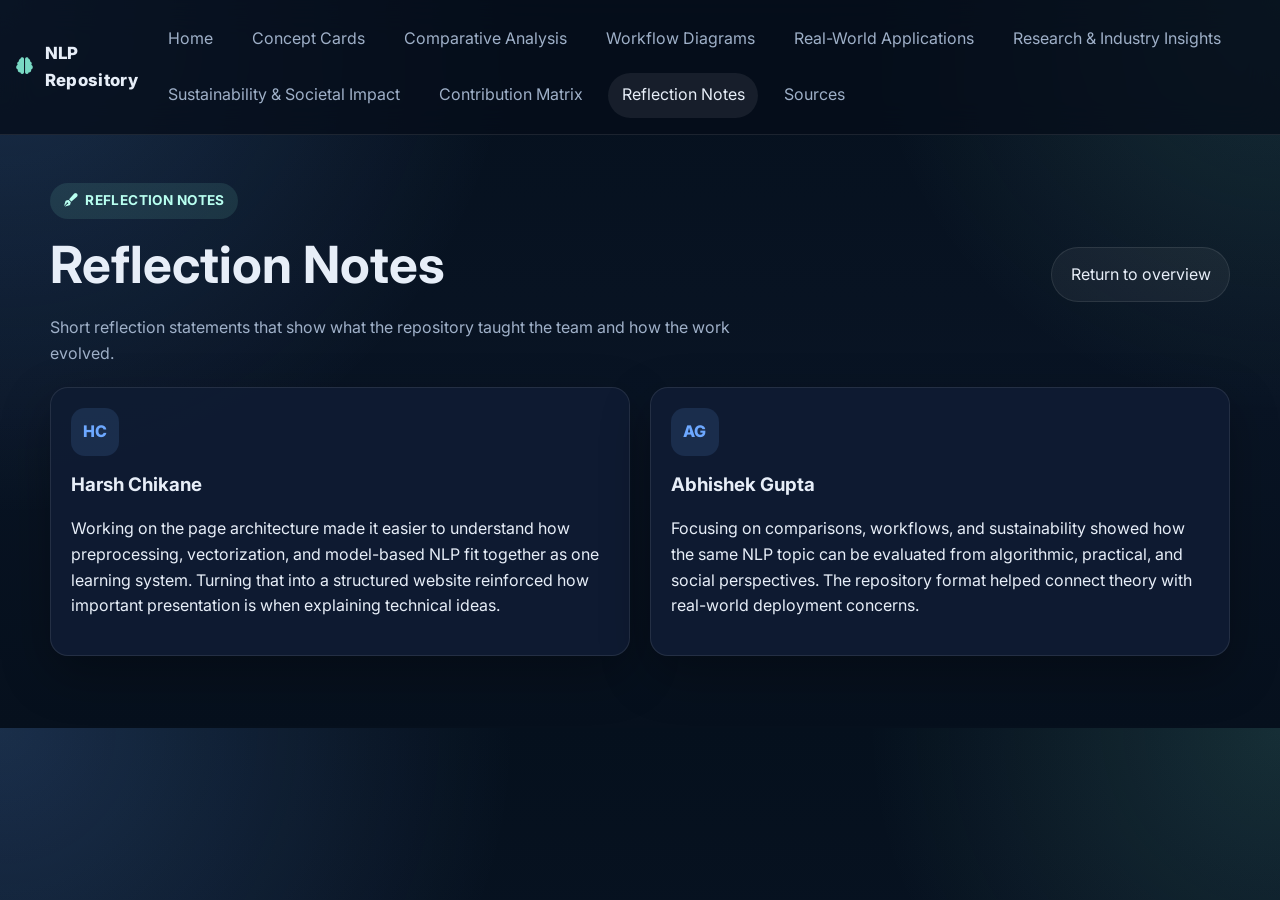
<file: pages/section_h.html>
<!DOCTYPE html>
<html lang="en">
<head>
    <meta charset="UTF-8">
    <meta name="viewport" content="width=device-width, initial-scale=1.0">
    <title>Reflection Notes | NLP Repository</title>
    <link rel="preconnect" href="https://fonts.googleapis.com">
    <link rel="preconnect" href="https://fonts.gstatic.com" crossorigin>
    <link href="https://fonts.googleapis.com/css2?family=Inter:wght@300;400;500;600;700;800&family=Fira+Code:wght@400;500&display=swap" rel="stylesheet">
    <link rel="stylesheet" href="https://cdnjs.cloudflare.com/ajax/libs/font-awesome/6.5.1/css/all.min.css">
    <link rel="stylesheet" href="../css/common.css">
</head>
<body>
    <nav class="navbar">
        <a class="nav-brand" href="../index.html"><i class="fa-solid fa-brain"></i><span>NLP Repository</span></a>
        <button class="hamburger" type="button" aria-label="Toggle navigation" onclick="toggleNav()"><span></span><span></span><span></span></button>
        <ul class="nav-links" id="navLinks">
            <li><a href="../index.html">Home</a></li>
            <li><a href="section_a.html">Concept Cards</a></li>
            <li><a href="section_b.html">Comparative Analysis</a></li>
            <li><a href="section_c.html">Workflow Diagrams</a></li>
            <li><a href="section_d.html">Real-World Applications</a></li>
            <li><a href="section_e.html">Research &amp; Industry Insights</a></li>
            <li><a href="section_f.html">Sustainability &amp; Societal Impact</a></li>
            <li><a href="section_g.html">Contribution Matrix</a></li>
            <li><a class="active" href="section_h.html">Reflection Notes</a></li>
            <li><a href="../index.html#sources">Sources</a></li>
        </ul>
    </nav>
    <main class="page-shell">
        <section class="page-hero">
            <div class="container">
                <div class="page-top">
                    <div>
                        <div class="section-label"><i class="fa-solid fa-pen-fancy"></i> Reflection Notes</div>
                        <h1>Reflection Notes</h1>
                        <p>Short reflection statements that show what the repository taught the team and how the work evolved.</p>
                    </div>
                    <a class="back-link" href="../index.html">Return to overview</a>
                </div>
                <div class="reflection-grid">
                    <article class="reflection-card">
                        <div class="author">HC</div>
                        <h3>Harsh Chikane</h3>
                        <p>Working on the page architecture made it easier to understand how preprocessing, vectorization, and model-based NLP fit together as one learning system. Turning that into a structured website reinforced how important presentation is when explaining technical ideas.</p>
                    </article>
                    <article class="reflection-card">
                        <div class="author">AG</div>
                        <h3>Abhishek Gupta</h3>
                        <p>Focusing on comparisons, workflows, and sustainability showed how the same NLP topic can be evaluated from algorithmic, practical, and social perspectives. The repository format helped connect theory with real-world deployment concerns.</p>
                    </article>
                </div>
            </div>
        </section>
    </main>
    <button id="scrollTop" class="scroll-top" type="button" aria-label="Scroll to top" onclick="window.scrollTo({ top: 0, behavior: 'smooth' })"><i class="fa-solid fa-arrow-up"></i></button>
    <script src="../js/script.js" defer></script>
</body>
</html>
</file>
<file: css/common.css>
:root {
    --bg: #07111f;
    --bg-alt: #0c1a2f;
    --panel: rgba(10, 22, 39, 0.88);
    --card: rgba(15, 28, 50, 0.96);
    --text: #e7eef8;
    --muted: #9fb0c8;
    --primary: #6da8ff;
    --secondary: #79d9c4;
    --accent: #f6b26b;
    --border: rgba(255, 255, 255, 0.09);
    --shadow: 0 18px 50px rgba(0, 0, 0, 0.3);
    --radius: 18px;
}

* {
    box-sizing: border-box;
}

html {
    scroll-behavior: smooth;
}

body {
    margin: 0;
    font-family: "Inter", system-ui, -apple-system, BlinkMacSystemFont, "Segoe UI", sans-serif;
    background:
        radial-gradient(circle at top left, rgba(109, 168, 255, 0.2), transparent 35%),
        radial-gradient(circle at top right, rgba(121, 217, 196, 0.15), transparent 28%),
        linear-gradient(180deg, #05101d 0%, #091424 55%, #06101d 100%);
    color: var(--text);
    line-height: 1.6;
}

a {
    color: inherit;
    text-decoration: none;
}

img {
    max-width: 100%;
    display: block;
}

button,
summary {
    font: inherit;
}

.container {
    width: min(1180px, calc(100% - 2rem));
    margin: 0 auto;
}

.navbar {
    position: sticky;
    top: 0;
    z-index: 1000;
    display: flex;
    align-items: center;
    gap: 1rem;
    justify-content: space-between;
    padding: 1rem 1rem;
    background: rgba(6, 14, 26, 0.78);
    backdrop-filter: blur(16px);
    border-bottom: 1px solid var(--border);
}

.nav-brand {
    display: inline-flex;
    align-items: center;
    gap: 0.7rem;
    font-size: 1.05rem;
    font-weight: 800;
    letter-spacing: 0.02em;
}

.nav-brand i {
    color: var(--secondary);
}

.nav-links {
    display: flex;
    align-items: center;
    flex-wrap: wrap;
    gap: 0.75rem;
    list-style: none;
    margin: 0;
    padding: 0;
}

.nav-links a {
    display: inline-flex;
    align-items: center;
    padding: 0.6rem 0.85rem;
    border-radius: 999px;
    color: var(--muted);
    transition: transform 0.2s ease, background 0.2s ease, color 0.2s ease;
}

.nav-links a:hover,
.nav-links a.active {
    color: var(--text);
    background: rgba(255, 255, 255, 0.07);
}

.hamburger {
    display: none;
    width: 44px;
    height: 44px;
    border: 1px solid var(--border);
    background: rgba(255, 255, 255, 0.04);
    border-radius: 14px;
    padding: 0.55rem;
    cursor: pointer;
}

.hamburger span {
    display: block;
    height: 2px;
    background: var(--text);
    border-radius: 999px;
}

.hamburger span + span {
    margin-top: 6px;
}

.hero {
    position: relative;
    overflow: hidden;
    padding: 5rem 0 3.5rem;
}

.hero::before {
    content: "";
    position: absolute;
    inset: 10% auto auto 5%;
    width: 260px;
    height: 260px;
    border-radius: 50%;
    background: rgba(109, 168, 255, 0.1);
    filter: blur(28px);
    pointer-events: none;
}

.hero-grid {
    display: grid;
    grid-template-columns: 1.2fr 0.8fr;
    gap: 2rem;
    align-items: center;
}

.hero-copy h1 {
    margin: 0.85rem 0 0;
    font-size: clamp(2.5rem, 5vw, 4.5rem);
    line-height: 1;
}

.hero-copy h2 {
    margin: 0.8rem 0 0;
    font-size: clamp(1.2rem, 2.5vw, 1.9rem);
    color: var(--muted);
    font-weight: 500;
}

.hero-lead {
    max-width: 62ch;
    margin: 1.2rem 0 0;
    color: #d3dded;
}

.badge,
.section-label {
    display: inline-flex;
    align-items: center;
    gap: 0.45rem;
    padding: 0.45rem 0.85rem;
    border-radius: 999px;
    background: rgba(121, 217, 196, 0.12);
    color: #b8fff0;
    font-size: 0.85rem;
    font-weight: 700;
    letter-spacing: 0.03em;
    text-transform: uppercase;
}

.hero-meta {
    display: grid;
    gap: 0.45rem;
    margin-top: 1.3rem;
    padding: 1rem 1.1rem;
    border: 1px solid var(--border);
    border-radius: var(--radius);
    background: rgba(255, 255, 255, 0.04);
    color: var(--muted);
}

.hero-meta strong {
    color: var(--text);
}

.hero-actions {
    display: flex;
    gap: 0.75rem;
    flex-wrap: wrap;
    margin-top: 1.4rem;
}

.btn-primary,
.btn-secondary,
.back-link {
    display: inline-flex;
    align-items: center;
    justify-content: center;
    gap: 0.45rem;
    padding: 0.85rem 1.15rem;
    border-radius: 999px;
    border: 1px solid transparent;
    transition: transform 0.2s ease, box-shadow 0.2s ease, background 0.2s ease, border-color 0.2s ease;
}

.btn-primary {
    background: linear-gradient(135deg, var(--primary), #8dc0ff);
    color: #06101c;
    font-weight: 800;
}

.btn-secondary,
.back-link {
    background: rgba(255, 255, 255, 0.05);
    border-color: var(--border);
    color: var(--text);
}

.btn-primary:hover,
.btn-secondary:hover,
.back-link:hover {
    transform: translateY(-2px);
    box-shadow: var(--shadow);
}

.hero-visual {
    display: grid;
    place-items: center;
    min-height: 380px;
}

.orbital-card {
    position: relative;
    width: min(100%, 360px);
    aspect-ratio: 1;
    display: grid;
    place-items: center;
}

.orbital-ring {
    position: absolute;
    inset: 8%;
    border-radius: 50%;
    border: 1px solid rgba(255, 255, 255, 0.14);
    background:
        radial-gradient(circle, rgba(255, 255, 255, 0.08) 0, transparent 55%),
        conic-gradient(from 180deg, rgba(109, 168, 255, 0.2), rgba(121, 217, 196, 0.2), rgba(246, 178, 107, 0.2), rgba(109, 168, 255, 0.2));
    animation: spin 18s linear infinite;
    filter: blur(0.2px);
}

.orbital-core {
    position: relative;
    width: 42%;
    aspect-ratio: 1;
    display: grid;
    place-items: center;
    gap: 0.35rem;
    border-radius: 50%;
    background: linear-gradient(145deg, rgba(109, 168, 255, 0.18), rgba(121, 217, 196, 0.12));
    border: 1px solid var(--border);
    box-shadow: inset 0 0 30px rgba(255, 255, 255, 0.05), var(--shadow);
    text-align: center;
}

.orbital-core i {
    font-size: 2rem;
    color: var(--secondary);
}

.orbital-core span {
    font-size: 1.1rem;
    font-weight: 800;
}

.orbital-item {
    position: absolute;
    padding: 0.55rem 0.85rem;
    border: 1px solid var(--border);
    border-radius: 999px;
    background: rgba(5, 12, 21, 0.9);
    color: var(--text);
    font-size: 0.88rem;
    box-shadow: var(--shadow);
}

.item-1 { top: 10%; left: 14%; }
.item-2 { top: 18%; right: 12%; }
.item-3 { bottom: 22%; left: 8%; }
.item-4 { bottom: 12%; right: 14%; }

.course-strip {
    padding: 0 0 1rem;
}

.course-grid {
    display: grid;
    grid-template-columns: repeat(4, minmax(0, 1fr));
    gap: 1rem;
}

.stat-card,
.card,
.dashboard-card,
.source-list,
.workflow-panel,
.reflection-card,
.section-shell {
    background: var(--card);
    border: 1px solid var(--border);
    border-radius: var(--radius);
    box-shadow: var(--shadow);
}

.stat-card {
    display: flex;
    align-items: center;
    gap: 0.85rem;
    padding: 1rem 1.1rem;
}

.stat-card i {
    color: var(--secondary);
    font-size: 1.25rem;
}

.stat-card span {
    display: block;
    color: var(--muted);
    font-size: 0.86rem;
}

.stat-card strong {
    display: block;
    margin-top: 0.15rem;
}

.section {
    padding: 4rem 0;
}

.section-alt {
    background: linear-gradient(180deg, rgba(255, 255, 255, 0.03), rgba(255, 255, 255, 0));
}

.section-header {
    max-width: 760px;
    margin: 0 auto 2rem;
    text-align: center;
}

.section-title {
    margin: 0.85rem 0 0.65rem;
    font-size: clamp(1.9rem, 3vw, 3rem);
    line-height: 1.1;
}

.section-desc {
    margin: 0;
    color: var(--muted);
}

.dashboard-grid,
.card-grid,
.reflection-grid {
    display: grid;
    grid-template-columns: repeat(2, minmax(0, 1fr));
    gap: 1.2rem;
}

.dashboard-grid {
    grid-template-columns: repeat(4, minmax(0, 1fr));
}

.dashboard-card {
    padding: 1.2rem;
    min-height: 175px;
    display: flex;
    flex-direction: column;
    gap: 0.75rem;
    transition: transform 0.2s ease, border-color 0.2s ease;
}

.dashboard-card:hover,
.card:hover,
.reflection-card:hover {
    transform: translateY(-4px);
    border-color: rgba(109, 168, 255, 0.45);
}

.dashboard-icon {
    width: 46px;
    height: 46px;
    border-radius: 14px;
    display: grid;
    place-items: center;
    background: rgba(109, 168, 255, 0.12);
    color: var(--primary);
}

.dashboard-card h3,
.card h3,
.reflection-card h3 {
    margin: 0;
}

.dashboard-card p,
.card p,
.source-item span {
    margin: 0;
    color: var(--muted);
}

.page-hero {
    padding: 3rem 0 1.5rem;
}

.page-shell {
    padding-bottom: 3rem;
}

.page-top {
    display: flex;
    justify-content: space-between;
    align-items: center;
    gap: 1rem;
    flex-wrap: wrap;
    margin-bottom: 1.3rem;
}

.page-top h1 {
    margin: 0.35rem 0 0;
    font-size: clamp(2rem, 4vw, 3.4rem);
}

.page-top p {
    margin: 0.55rem 0 0;
    color: var(--muted);
    max-width: 70ch;
}

.card {
    padding: 1.2rem;
}

.section-grid {
    display: grid;
    gap: 1.2rem;
}

.concept-grid {
    grid-template-columns: repeat(2, minmax(0, 1fr));
}

.concept-card .meta {
    display: flex;
    gap: 0.55rem;
    flex-wrap: wrap;
    margin-top: 0.8rem;
}

.pill {
    display: inline-flex;
    align-items: center;
    padding: 0.35rem 0.65rem;
    border-radius: 999px;
    background: rgba(255, 255, 255, 0.06);
    color: var(--muted);
    font-size: 0.82rem;
}

.code-block {
    margin-top: 0.9rem;
    padding: 1rem;
    border-radius: 14px;
    background: #06101c;
    color: #d7e3f2;
    border: 1px solid rgba(255, 255, 255, 0.08);
    overflow: auto;
    font-family: "Fira Code", monospace;
    font-size: 0.85rem;
}

.comparison-wrap {
    overflow-x: auto;
}

.comparison-table,
.matrix-table {
    width: 100%;
    border-collapse: collapse;
    min-width: 720px;
}

.comparison-table th,
.comparison-table td,
.matrix-table th,
.matrix-table td {
    padding: 0.95rem;
    border: 1px solid var(--border);
    vertical-align: top;
    text-align: left;
}

.comparison-table th,
.matrix-table th {
    background: rgba(255, 255, 255, 0.05);
}

.tab-nav {
    display: flex;
    gap: 0.75rem;
    flex-wrap: wrap;
    margin-bottom: 1rem;
}

.tab-btn {
    border: 1px solid var(--border);
    background: rgba(255, 255, 255, 0.04);
    color: var(--text);
    padding: 0.8rem 1rem;
    border-radius: 999px;
    cursor: pointer;
}

.tab-btn.active {
    border-color: rgba(109, 168, 255, 0.55);
    background: rgba(109, 168, 255, 0.14);
}

.tab-panel {
    display: none;
}

.tab-panel.active {
    display: block;
}

.workflow-grid {
    display: grid;
    gap: 1rem;
}

.workflow-panel {
    padding: 1.2rem;
}

.workflow-steps {
    display: grid;
    grid-template-columns: repeat(5, minmax(0, 1fr));
    gap: 0.7rem;
    align-items: stretch;
}

.workflow-step {
    min-height: 84px;
    padding: 0.9rem;
    border-radius: 14px;
    display: grid;
    place-items: center;
    text-align: center;
    background: rgba(255, 255, 255, 0.05);
    border: 1px solid var(--border);
}

.workflow-arrow {
    align-self: center;
    text-align: center;
    color: var(--secondary);
}

.app-grid {
    grid-template-columns: repeat(3, minmax(0, 1fr));
}

.app-badge {
    display: inline-flex;
    align-items: center;
    width: max-content;
    gap: 0.45rem;
    padding: 0.35rem 0.65rem;
    border-radius: 999px;
    background: rgba(121, 217, 196, 0.12);
    color: #b8fff0;
    font-size: 0.82rem;
    margin-bottom: 0.8rem;
}

.source-list {
    display: grid;
    gap: 1rem;
    padding: 1.2rem;
}

.source-item {
    display: grid;
    gap: 0.25rem;
}

.reflection-grid {
    grid-template-columns: repeat(2, minmax(0, 1fr));
}

.reflection-card {
    padding: 1.25rem;
}

.reflection-card .author {
    display: inline-flex;
    align-items: center;
    justify-content: center;
    width: 48px;
    height: 48px;
    border-radius: 14px;
    background: rgba(109, 168, 255, 0.13);
    color: var(--primary);
    font-weight: 800;
    margin-bottom: 0.9rem;
}

.impact-grid {
    display: grid;
    grid-template-columns: repeat(4, minmax(0, 1fr));
    gap: 1rem;
    margin-top: 1.2rem;
}

.impact-card {
    padding: 1rem;
    border-radius: 16px;
    border: 1px solid var(--border);
    background: rgba(255, 255, 255, 0.04);
}

.footer {
    padding: 2rem 0 3rem;
    border-top: 1px solid var(--border);
    background: rgba(0, 0, 0, 0.15);
}

.footer-inner {
    display: flex;
    align-items: center;
    justify-content: space-between;
    gap: 1rem;
    flex-wrap: wrap;
}

.footer p {
    margin: 0.25rem 0 0;
    color: var(--muted);
}

.scroll-top {
    position: fixed;
    right: 1rem;
    bottom: 1rem;
    width: 46px;
    height: 46px;
    border-radius: 50%;
    border: 1px solid var(--border);
    background: rgba(6, 14, 26, 0.92);
    color: var(--text);
    box-shadow: var(--shadow);
    display: grid;
    place-items: center;
    cursor: pointer;
    opacity: 0;
    pointer-events: none;
    transform: translateY(10px);
    transition: opacity 0.2s ease, transform 0.2s ease;
}

.scroll-top.visible {
    opacity: 1;
    pointer-events: auto;
    transform: translateY(0);
}

.back-link {
    width: max-content;
}

@keyframes spin {
    from { transform: rotate(0deg); }
    to { transform: rotate(360deg); }
}

@media (max-width: 1080px) {
    .course-grid,
    .dashboard-grid,
    .app-grid,
    .impact-grid,
    .workflow-steps {
        grid-template-columns: repeat(2, minmax(0, 1fr));
    }
    .hero-grid,
    .reflection-grid,
    .concept-grid {
        grid-template-columns: 1fr;
    }
}

@media (max-width: 820px) {
    .navbar {
        flex-wrap: wrap;
    }
    .hamburger {
        display: inline-block;
    }
    .nav-links {
        display: none;
        width: 100%;
        flex-direction: column;
        align-items: stretch;
        padding-top: 0.75rem;
    }
    .nav-links.open {
        display: flex;
    }
    .nav-links a {
        width: 100%;
        justify-content: flex-start;
    }
    .hero {
        padding-top: 3rem;
    }
    .hero-visual {
        min-height: 280px;
    }
    .course-grid,
    .dashboard-grid,
    .app-grid,
    .impact-grid,
    .workflow-steps {
        grid-template-columns: 1fr;
    }
}

@media (max-width: 640px) {
    .container {
        width: min(100% - 1rem, 1180px);
    }
    .hero-copy h1 {
        line-height: 1.05;
    }
    .hero-actions,
    .tab-nav {
        flex-direction: column;
    }
    .tab-btn,
    .btn-primary,
    .btn-secondary,
    .back-link {
        width: 100%;
    }
}
</file>
